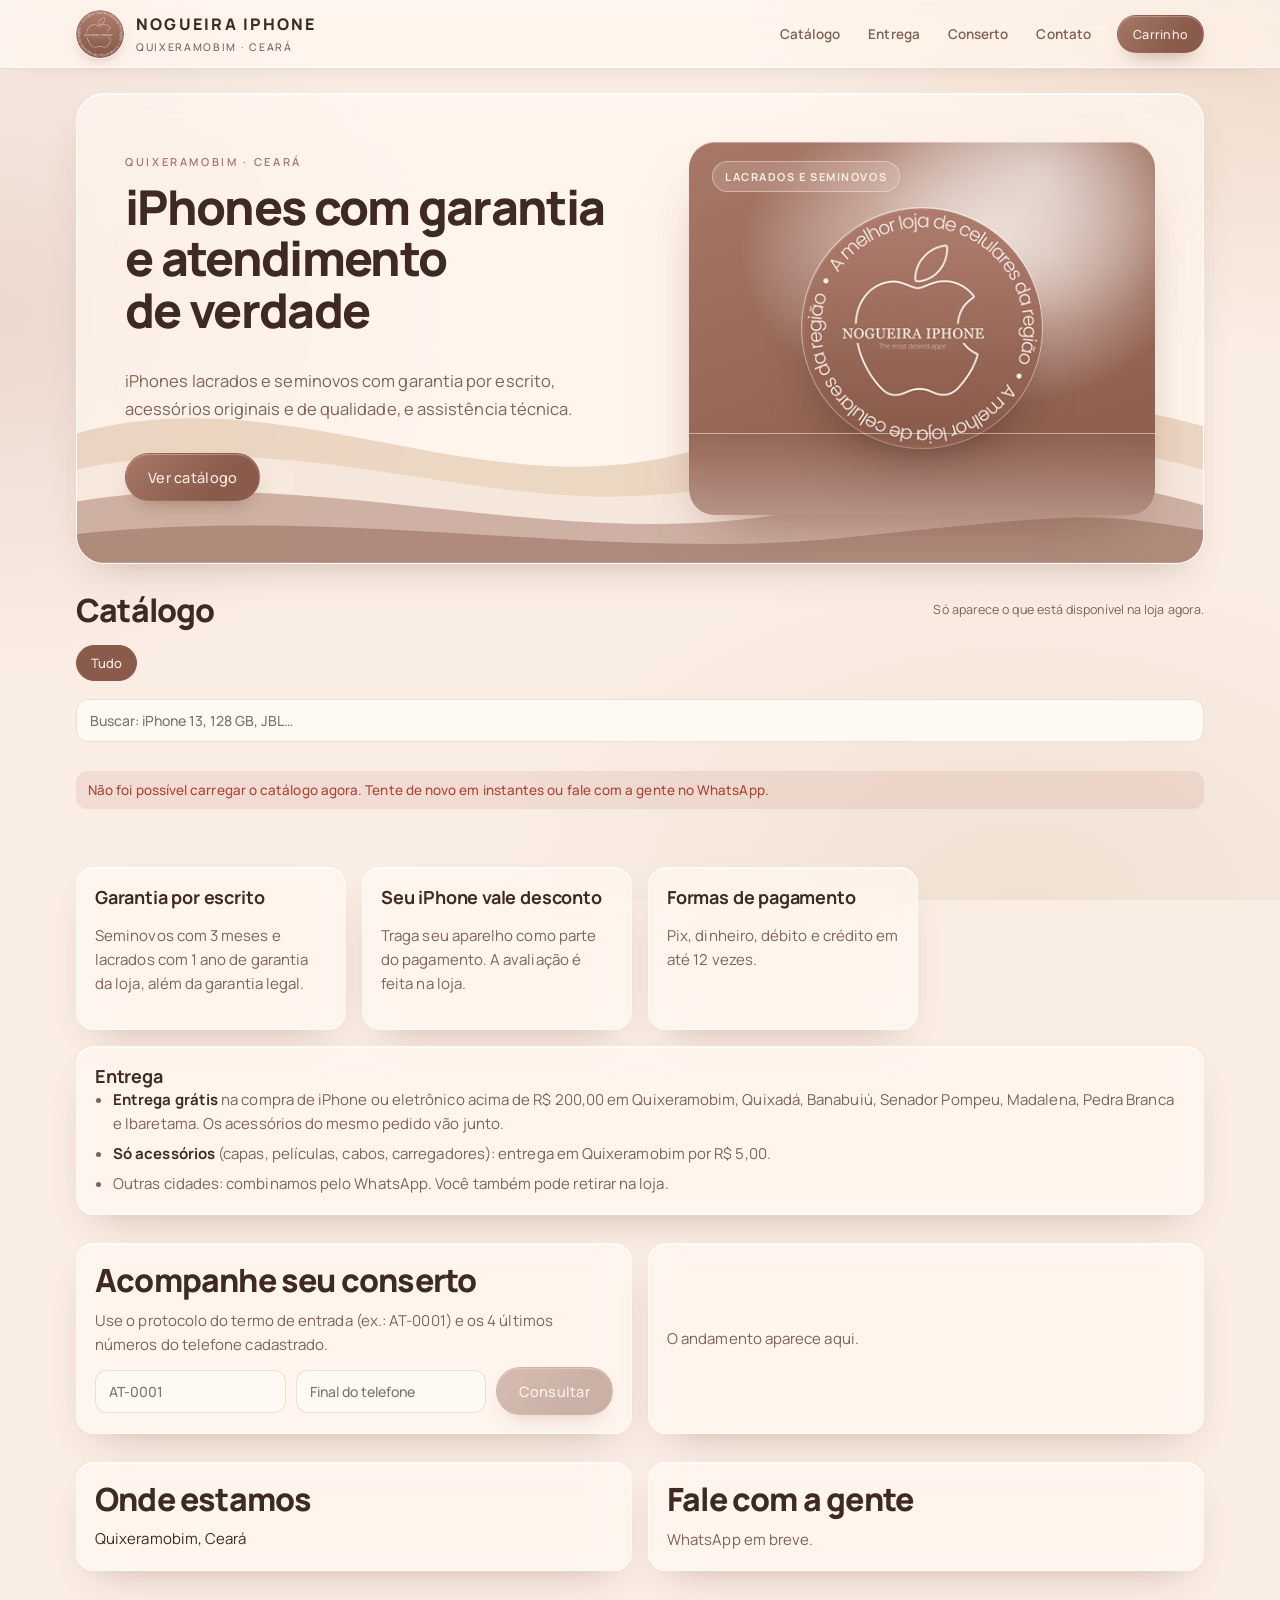
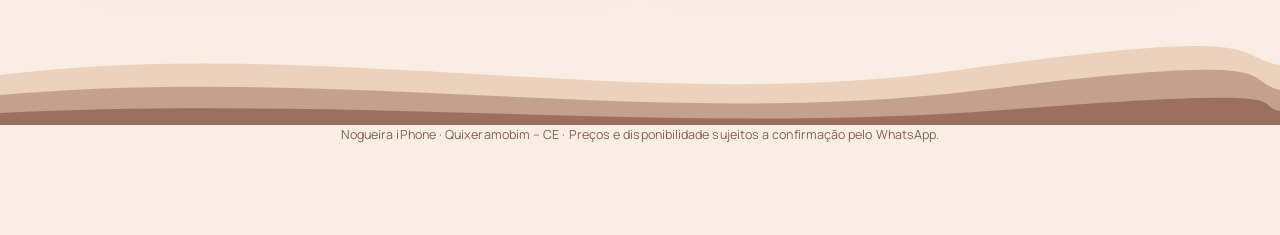
<file: index.html>
<!doctype html>
<html lang="pt-BR">
<head>
  <meta charset="utf-8">
  <meta name="viewport" content="width=device-width, initial-scale=1, viewport-fit=cover">
  <meta name="theme-color" content="#8A5B4B">
  <title>Nogueira iPhone · Quixeramobim</title>
  <meta name="description" content="iPhones lacrados e seminovos com garantia, acessórios e assistência técnica em Quixeramobim, Ceará. Peça pelo WhatsApp.">
  <link rel="icon" href="/selo.png">
  <link rel="preconnect" href="https://fonts.googleapis.com">
  <link rel="stylesheet" href="https://fonts.googleapis.com/css2?family=Manrope:wght@400;500;600;700;800&display=swap">
  <script type="module" crossorigin src="/assets/site-Du9G2kqC.js"></script>
  <link rel="modulepreload" crossorigin href="/assets/pedido-ClwoKuA2.js">
  <link rel="stylesheet" crossorigin href="/assets/pedido-zztegjBv.css">
  <link rel="stylesheet" crossorigin href="/assets/site-BK49MYM8.css">
</head>
<body>
  <div id="raiz"></div>
</body>
</html>
</file>
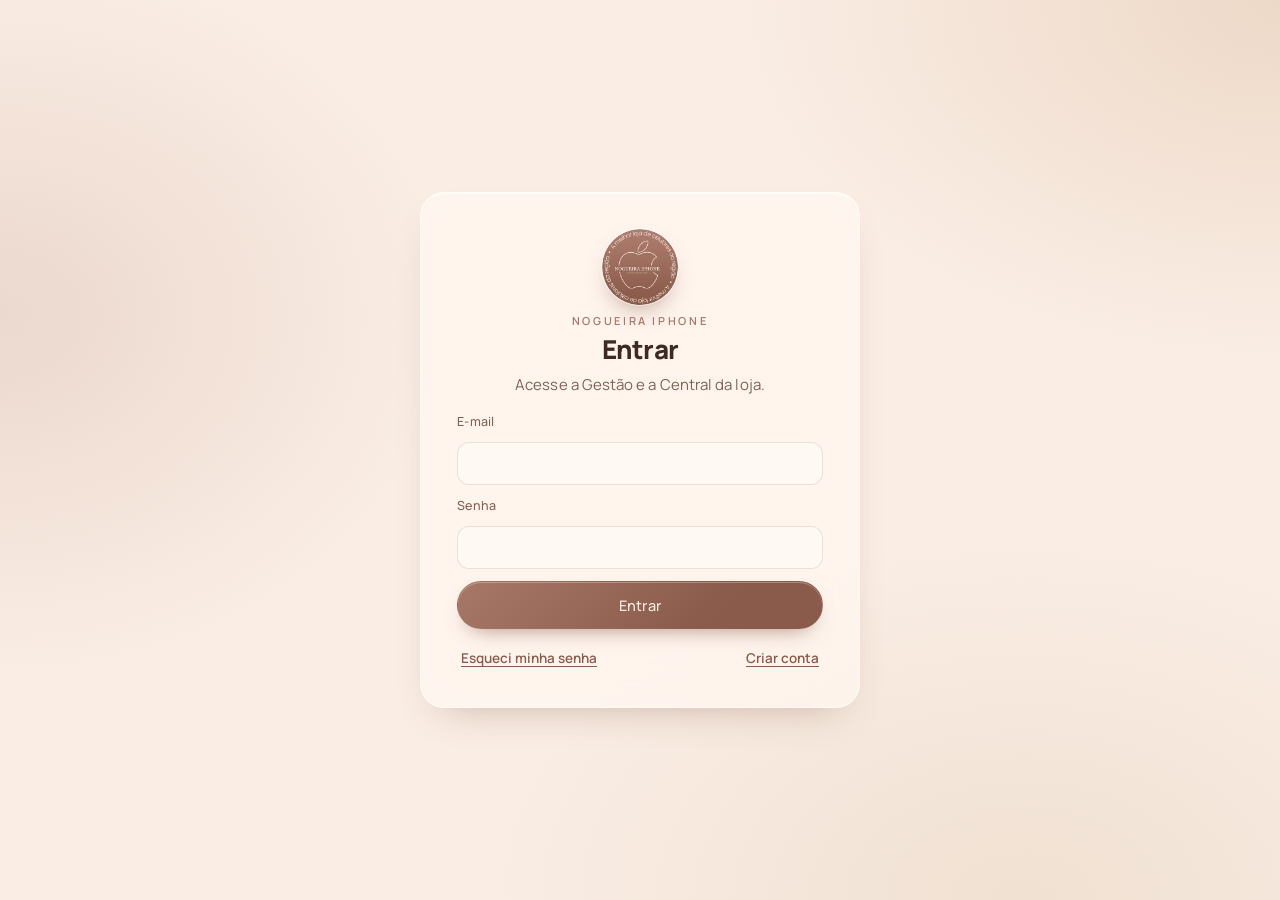
<file: gestao/index.html>
<!doctype html>
<html lang="pt-BR">
<head>
  <meta charset="utf-8">
  <meta name="viewport" content="width=device-width, initial-scale=1, viewport-fit=cover">
  <meta name="theme-color" content="#8A5B4B">
  <title>Nogueira iPhone</title>
  <link rel="icon" href="/selo.png">
  <link rel="preconnect" href="https://fonts.googleapis.com">
  <link rel="stylesheet" crossorigin="anonymous" href="https://fonts.googleapis.com/css2?family=Manrope:wght@400;500;600;700;800&display=swap">
  <script type="module" crossorigin src="/assets/app-DWQIWruU.js"></script>
  <link rel="modulepreload" crossorigin href="/assets/pedido-ClwoKuA2.js">
  <link rel="stylesheet" crossorigin href="/assets/pedido-zztegjBv.css">
</head>
<body>
  <div id="raiz"></div>
</body>
</html>
</file>
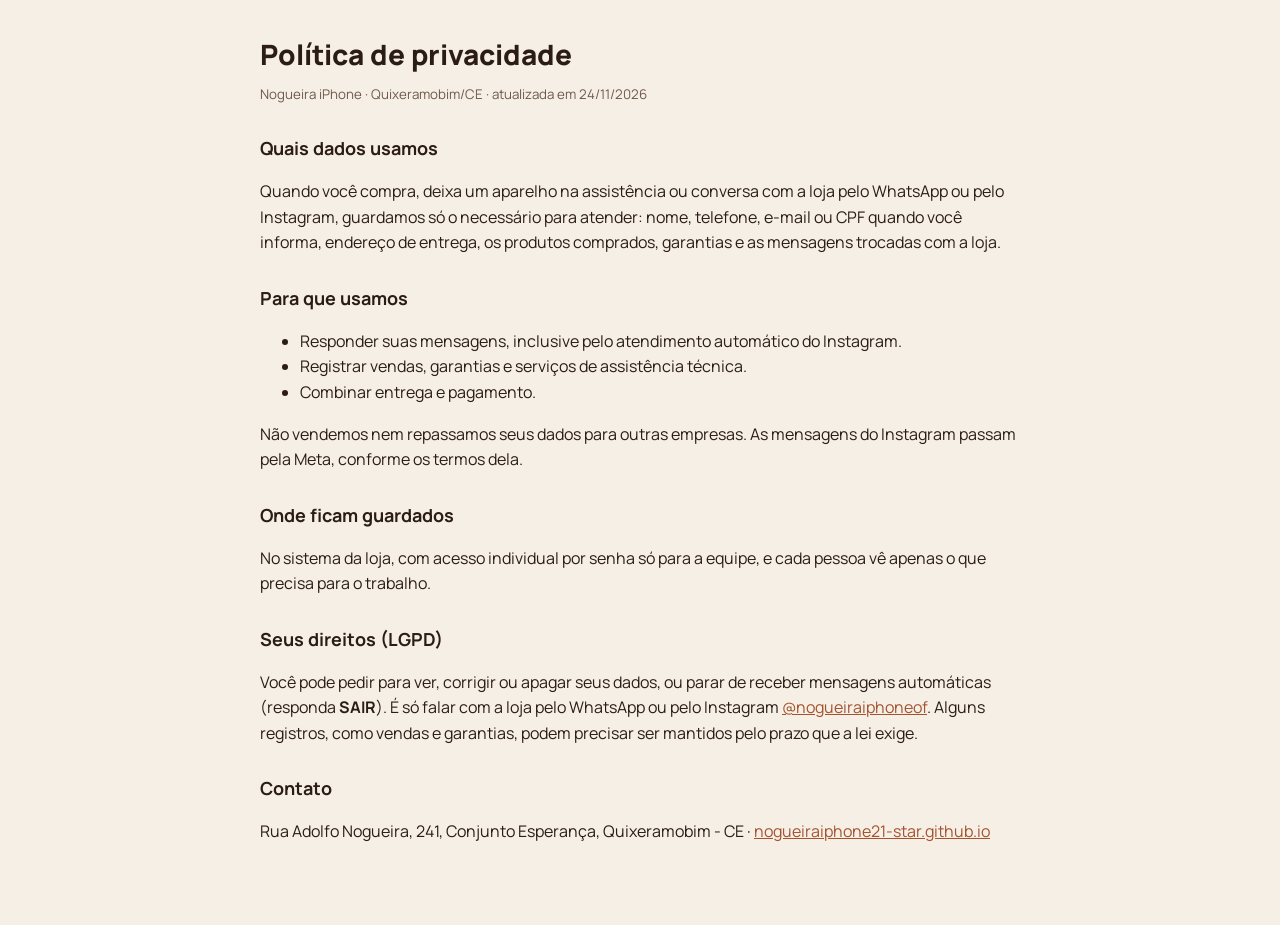
<file: privacidade.html>
<!doctype html>
<html lang="pt-BR">
<head>
<meta charset="utf-8"><meta name="viewport" content="width=device-width,initial-scale=1">
<title>Política de privacidade · Nogueira iPhone</title>
<link rel="preconnect" href="https://fonts.googleapis.com"><link href="https://fonts.googleapis.com/css2?family=Manrope:wght@400;600;800&display=swap" rel="stylesheet">
<style>
  :root{--bg:#f6efe6;--ink:#2b1d14;--muted:#6f5a4b;--brand:#a4532f}
  @media (prefers-color-scheme:dark){:root{--bg:#1d1510;--ink:#f3e9dd;--muted:#c2ad9b;--brand:#e08a5f}}
  body{margin:0;background:var(--bg);color:var(--ink);font:16px/1.6 Manrope,system-ui,sans-serif}
  main{max-width:760px;margin:0 auto;padding:32px 16px 64px}
  h1{font-weight:800;font-size:28px;margin:0 0 4px} h2{font-size:18px;margin:28px 0 6px} p,li{color:var(--ink)} small{color:var(--muted)} a{color:var(--brand)}
</style>
</head>
<body><main>
<h1>Política de privacidade</h1>
<small>Nogueira iPhone · Quixeramobim/CE · atualizada em 24/11/2026</small>

<h2>Quais dados usamos</h2>
<p>Quando você compra, deixa um aparelho na assistência ou conversa com a loja pelo WhatsApp ou pelo Instagram, guardamos só o necessário para atender: nome, telefone, e-mail ou CPF quando você informa, endereço de entrega, os produtos comprados, garantias e as mensagens trocadas com a loja.</p>

<h2>Para que usamos</h2>
<ul>
  <li>Responder suas mensagens, inclusive pelo atendimento automático do Instagram.</li>
  <li>Registrar vendas, garantias e serviços de assistência técnica.</li>
  <li>Combinar entrega e pagamento.</li>
</ul>
<p>Não vendemos nem repassamos seus dados para outras empresas. As mensagens do Instagram passam pela Meta, conforme os termos dela.</p>

<h2>Onde ficam guardados</h2>
<p>No sistema da loja, com acesso individual por senha só para a equipe, e cada pessoa vê apenas o que precisa para o trabalho.</p>

<h2>Seus direitos (LGPD)</h2>
<p>Você pode pedir para ver, corrigir ou apagar seus dados, ou parar de receber mensagens automáticas (responda <b>SAIR</b>). É só falar com a loja pelo WhatsApp ou pelo Instagram <a href="https://www.instagram.com/nogueiraiphoneof/">@nogueiraiphoneof</a>. Alguns registros, como vendas e garantias, podem precisar ser mantidos pelo prazo que a lei exige.</p>

<h2>Contato</h2>
<p>Rua Adolfo Nogueira, 241, Conjunto Esperança, Quixeramobim - CE · <a href="https://nogueiraiphone21-star.github.io/">nogueiraiphone21-star.github.io</a></p>
</main></body>
</html>
</file>
<file: assets/pedido-zztegjBv.css>
:root{--cafe:#8A5B4B;--terracota:#A77868;--areia:#D9B899;--linho:#E0CEB6;--creme:#FAEDE4;--bg:#FAEDE4;--bg-2:#F4E3D6;--ink:#3E2A22;--muted:#7F6253;--surface:rgba(255,250,246,.62);--surface-solid:#FFF9F4;--sunk:rgba(224,206,182,.38);--brand:#8A5B4B;--brand-2:#A77868;--brand-ink:#FAEDE4;--gold:#D9B899;--line:rgba(138,91,75,.16);--glass-hi:rgba(255,255,255,.75);--glass-edge:rgba(255,255,255,.55);--shadow:0 18px 40px -22px rgba(138,91,75,.45);--ok:#3D7A4E;--warn:#A06A16;--bad:#A8443A;--f-display:"Manrope",system-ui,-apple-system,"Segoe UI",sans-serif;--f-body:"Manrope",system-ui,-apple-system,"Segoe UI",sans-serif;--r:18px;--ease:cubic-bezier(.2,.7,.2,1)}@media(prefers-color-scheme:dark){:root:not([data-theme=light]){--bg:#231814;--bg-2:#2D1F19;--ink:#FAEDE4;--muted:#CDB3A2;--surface:rgba(60,42,34,.55);--surface-solid:#33241E;--sunk:rgba(167,120,104,.16);--brand:#D9B899;--brand-2:#A77868;--brand-ink:#2A1C17;--gold:#D9B899;--line:rgba(217,184,153,.16);--glass-hi:rgba(250,237,228,.14);--glass-edge:rgba(250,237,228,.1);--shadow:0 18px 40px -20px rgba(0,0,0,.6);--ok:#7CC492;--warn:#E3B15C;--bad:#E5877B;color-scheme:dark}}:root[data-theme=dark]{--bg:#231814;--bg-2:#2D1F19;--ink:#FAEDE4;--muted:#CDB3A2;--surface:rgba(60,42,34,.55);--surface-solid:#33241E;--sunk:rgba(167,120,104,.16);--brand:#D9B899;--brand-2:#A77868;--brand-ink:#2A1C17;--gold:#D9B899;--line:rgba(217,184,153,.16);--glass-hi:rgba(250,237,228,.14);--glass-edge:rgba(250,237,228,.1);--shadow:0 18px 40px -20px rgba(0,0,0,.6);--ok:#7CC492;--warn:#E3B15C;--bad:#E5877B;color-scheme:dark}*{box-sizing:border-box}body{margin:0;color:var(--ink);font:400 15px/1.6 var(--f-body);letter-spacing:.005em;background:radial-gradient(60vw 40vw at 100% 0%,color-mix(in srgb,var(--areia) 38%,transparent),transparent 70%),radial-gradient(50vw 40vw at 0% 35%,color-mix(in srgb,var(--terracota) 18%,transparent),transparent 70%),radial-gradient(60vw 40vw at 80% 100%,color-mix(in srgb,var(--linho) 40%,transparent),transparent 70%),var(--bg);background-attachment:fixed;min-height:100%}body:before{content:"";position:fixed;inset:0 0 auto;height:env(safe-area-inset-top,0px);z-index:10;background:var(--bg)}.wrap{max-width:1160px;margin:0 auto;padding-left:max(16px,env(safe-area-inset-left,0px));padding-right:max(16px,env(safe-area-inset-right,0px))}.glass,.card,.tbl,header.top,.herocard,.doc{background:var(--surface);-webkit-backdrop-filter:blur(18px) saturate(140%);backdrop-filter:blur(18px) saturate(140%);border:1px solid var(--glass-edge);box-shadow:inset 0 1px 0 var(--glass-hi),var(--shadow)}header.top{position:sticky;top:env(safe-area-inset-top,0px);z-index:5;border-width:0 0 1px;border-color:var(--line);box-shadow:inset 0 -1px 0 var(--glass-hi),0 8px 30px -24px #8a5b4b80}.topin{display:flex;align-items:center;gap:14px;flex-wrap:wrap;padding-block:10px}.brand{display:flex;align-items:center;gap:12px;margin-right:auto}.seal{width:48px;height:48px;border-radius:50%;object-fit:cover;box-shadow:0 0 0 1px var(--glass-edge),0 6px 16px -8px #8a5b4b99}.brand b{font:800 16px/1 var(--f-display);letter-spacing:.14em;text-transform:uppercase}.brand small{display:block;color:var(--muted);font:500 10.5px/1.4 var(--f-body);letter-spacing:.16em;text-transform:uppercase;margin-top:3px}.apps{display:flex;background:var(--sunk);border-radius:999px;padding:4px;border:1px solid var(--line)}.apps button{border:0;background:none;color:var(--muted);font:500 13.5px var(--f-body);letter-spacing:.04em;padding:9px 16px;border-radius:999px;cursor:pointer;transition:background .25s var(--ease),color .25s var(--ease)}.apps button[aria-pressed=true]{background:linear-gradient(135deg,var(--brand-2),var(--brand));color:var(--brand-ink);box-shadow:inset 0 1px #ffffff40,0 6px 14px -8px #8a5b4bb3}select,input,textarea{font:500 14px var(--f-body);color:var(--ink);background:var(--surface-solid);border:1px solid var(--line);border-radius:12px;padding:11px 13px;min-width:0;transition:border-color .2s,box-shadow .2s}select:focus,input:focus{outline:0;border-color:var(--brand-2);box-shadow:0 0 0 3px color-mix(in srgb,var(--areia) 45%,transparent)}button:focus-visible{outline:2px solid var(--brand-2);outline-offset:2px}.role{display:flex;align-items:center;gap:8px;font-size:12px;color:var(--muted);letter-spacing:.04em}.subnav{display:flex;gap:8px;overflow-x:auto;padding-block:14px;scrollbar-width:none}.subnav button{flex:none;border:1px solid var(--line);background:var(--surface);-webkit-backdrop-filter:blur(10px);backdrop-filter:blur(10px);color:var(--ink);padding:9px 16px;border-radius:999px;font:500 13.5px var(--f-body);cursor:pointer;transition:all .25s var(--ease)}.subnav button:hover{border-color:var(--brand-2)}.subnav button[aria-current=true]{border-color:var(--brand);color:var(--brand);box-shadow:inset 0 1px 0 var(--glass-hi)}main{padding-block:6px 56px}h1,h2,h3{font-family:var(--f-display);text-wrap:balance;margin:0;color:var(--ink)}h1{font-size:clamp(34px,5.2vw,60px);font-weight:800;line-height:1.04;letter-spacing:-.035em}h2{font-size:clamp(24px,2.8vw,32px);font-weight:800;line-height:1.15;letter-spacing:-.025em;margin-bottom:14px}h3{font-size:18px;font-weight:700;line-height:1.3;letter-spacing:-.01em}.eyebrow{font:600 11px/1 var(--f-body);letter-spacing:.24em;text-transform:uppercase;color:var(--brand-2)}.muted{color:var(--muted)}.grid{display:grid;gap:16px}.g4{grid-template-columns:repeat(auto-fit,minmax(210px,1fr))}.g3{grid-template-columns:repeat(auto-fit,minmax(260px,1fr))}.g2{grid-template-columns:repeat(auto-fit,minmax(320px,1fr))}@media(max-width:420px){.g2,.g3{grid-template-columns:1fr}}.card{border-radius:var(--r);padding:18px;min-width:0;transition:transform .35s var(--ease),box-shadow .35s var(--ease)}.kpi .lab{font:600 11px var(--f-body);text-transform:uppercase;letter-spacing:.14em;color:var(--muted)}.kpi .val{font:800 28px/1.15 var(--f-display);letter-spacing:-.02em;font-variant-numeric:tabular-nums;margin-top:6px}.kpi .sub{font-size:13px;color:var(--muted)}.btn{position:relative;overflow:hidden;display:inline-flex;align-items:center;justify-content:center;gap:8px;border:1px solid transparent;background:linear-gradient(135deg,var(--brand-2) 0%,var(--brand) 70%);color:var(--brand-ink);font:500 14.5px var(--f-body);letter-spacing:.02em;padding:12px 22px;border-radius:999px;cursor:pointer;min-height:48px;box-shadow:inset 0 1px #ffffff47,0 10px 22px -12px #8a5b4bcc;transition:transform .25s var(--ease),box-shadow .25s var(--ease),filter .25s}.btn:after{content:"";position:absolute;top:0;right:0;bottom:0;left:0;background:linear-gradient(110deg,transparent 30%,rgba(255,255,255,.28) 48%,transparent 66%);transform:translate(-120%);transition:transform .8s var(--ease)}.btn:hover:after{transform:translate(120%)}.btn:hover{transform:translateY(-1px);box-shadow:inset 0 1px #ffffff4d,0 14px 26px -12px #8a5b4bd9}.btn.ghost{background:var(--surface);color:var(--brand);border-color:color-mix(in srgb,var(--brand) 40%,transparent);box-shadow:inset 0 1px 0 var(--glass-hi);-webkit-backdrop-filter:blur(10px);backdrop-filter:blur(10px)}.btn.sm{min-height:38px;padding:7px 15px;font-size:12.5px}.btn.danger{background:transparent;border-color:var(--bad);color:var(--bad);box-shadow:none}.btn:disabled{opacity:.45;cursor:not-allowed;transform:none}.row{display:flex;gap:10px;flex-wrap:wrap;align-items:center}.between{justify-content:space-between}.tbl{overflow-x:auto;border-radius:var(--r);background:var(--surface-solid)}table{border-collapse:collapse;width:100%;font-variant-numeric:tabular-nums}th,td{text-align:left;padding:12px 14px;border-bottom:1px solid var(--line);white-space:nowrap;font-size:14px}th{font:600 11px var(--f-body);text-transform:uppercase;letter-spacing:.12em;color:var(--muted);background:var(--sunk)}tr:last-child td{border-bottom:0}td.num,th.num{text-align:right}.pill{display:inline-block;font:600 11.5px var(--f-body);letter-spacing:.04em;padding:3px 10px;border-radius:999px;border:1px solid currentColor;line-height:1.5}.p-ok{color:var(--ok)}.p-warn{color:var(--warn)}.p-bad{color:var(--bad)}.p-mute{color:var(--muted)}.p-brand{color:var(--brand)}.note{font-size:13px;color:var(--muted);border-left:2px solid var(--areia);padding:8px 12px;background:var(--sunk);border-radius:0 10px 10px 0}.alert{display:flex;gap:10px;padding:12px 14px;border-radius:14px;background:var(--sunk);border-left:3px solid var(--warn)}.alert.bad{border-left-color:var(--bad)}.alert.ok{border-left-color:var(--ok)}.steps{display:flex;gap:6px;flex-wrap:wrap;margin-bottom:16px}.steps span{font:500 12.5px var(--f-body);padding:6px 12px;border-radius:999px;background:var(--sunk);color:var(--muted)}.steps span.on{background:linear-gradient(135deg,var(--brand-2),var(--brand));color:var(--brand-ink)}.steps span.done{color:var(--ok)}.pick{display:flex;justify-content:space-between;gap:10px;align-items:center;padding:13px 14px;border:1px solid var(--line);border-radius:14px;background:var(--surface-solid);cursor:pointer;text-align:left;width:100%;font:inherit;color:inherit;transition:border-color .2s,box-shadow .2s}.pick:hover{border-color:var(--brand-2)}.pick[aria-pressed=true]{border-color:var(--brand);box-shadow:0 0 0 3px color-mix(in srgb,var(--areia) 40%,transparent)}.list{display:grid;gap:8px}label.f{display:grid;gap:5px;font:500 12.5px var(--f-body);color:var(--muted);letter-spacing:.02em}.hero{margin-top:calc(-1*env(safe-area-inset-top,0px));padding-top:calc(env(safe-area-inset-top,0px) + 6px)}.herocard{display:grid;grid-template-columns:minmax(0,1.15fr) minmax(0,1fr);gap:28px;align-items:center;border-radius:28px;padding:clamp(22px,4vw,48px);overflow:hidden;position:relative}@media(max-width:760px){.herocard{grid-template-columns:1fr}}.waves{position:absolute;inset:auto 0 0 0;width:100%;height:46%;z-index:0;opacity:.9;pointer-events:none}.herocard>:not(.waves){position:relative;z-index:1}.wave{display:none}.stage{position:relative;aspect-ratio:5/4;max-width:100%;border-radius:26px;overflow:hidden;background:radial-gradient(70% 60% at 60% 30%,rgba(250,237,228,.95),transparent 70%),linear-gradient(160deg,#a77868,#8a5b4b);box-shadow:inset 0 1px #ffffff59,0 30px 60px -30px #8a5b4bcc}.stage:before{content:"";position:absolute;inset:-30% -10% auto 40%;height:80%;background:radial-gradient(closest-side,rgba(255,255,255,.55),transparent);filter:blur(10px)}.stage .floor{position:absolute;inset:auto 0 0;height:22%;background:linear-gradient(180deg,#faede400,#faede459);border-top:1px solid rgba(255,255,255,.25)}.slot{position:absolute;display:grid;place-items:center;text-align:center;padding:10px;border-radius:18px;font:600 11px/1.4 var(--f-body);letter-spacing:.12em;text-transform:uppercase;color:#faede4;background:#faede424;border:1px dashed rgba(250,237,228,.6);-webkit-backdrop-filter:blur(6px);backdrop-filter:blur(6px)}.slot img{position:absolute;top:0;right:0;bottom:0;left:0;width:100%;height:100%;object-fit:contain}.slot.bag{left:8%;top:18%;width:46%;height:66%;transform:rotate(-4deg)}.slot.phones{right:7%;top:24%;width:42%;height:62%;box-shadow:0 30px 40px -24px #28140eb3}.badge{position:absolute;left:50%;bottom:7%;transform:translate(-50%);width:clamp(64px,16%,96px);aspect-ratio:1;border-radius:50%;overflow:hidden;box-shadow:0 0 0 1px #fff9,0 12px 26px -10px #28140eb3}.badge img{width:100%;height:100%;object-fit:cover;display:block}.stage .tag{position:absolute;z-index:2;left:5%;top:5%;padding:7px 12px;border-radius:999px;font:700 11px var(--f-body);letter-spacing:.14em;text-transform:uppercase;color:#faede4;background:#faede429;border:1px solid rgba(250,237,228,.45);-webkit-backdrop-filter:blur(10px);backdrop-filter:blur(10px)}@media(max-width:760px){.stage{order:-1;aspect-ratio:16/11}.herocard{gap:18px}.lead{font-size:15px}}@media(prefers-reduced-motion:no-preference){.stage .slot.phones{animation:bob 6s ease-in-out infinite}@keyframes bob{50%{transform:translateY(-6px)}}}.lead{font-size:16.5px;line-height:1.7;color:var(--muted);max-width:46ch}.prod{display:grid;gap:10px;padding:12px 12px 16px}.prod:hover{transform:translateY(-3px);box-shadow:inset 0 1px 0 var(--glass-hi),0 26px 50px -26px #8a5b4b99}.prod .ph{aspect-ratio:4/5;max-width:100%;border-radius:14px;display:grid;place-items:center;color:var(--muted);font:500 12px var(--f-body);letter-spacing:.08em;text-transform:uppercase;background:radial-gradient(80% 60% at 50% 35%,var(--surface-solid),var(--linho) 120%);border:1px solid var(--line)}.prod h3{font-size:20px;font-weight:700;letter-spacing:-.02em}.prod>:not(.ph){padding-inline:6px}.price{font:800 26px/1.1 var(--f-display);letter-spacing:-.03em;font-variant-numeric:tabular-nums;color:var(--ink)}.toast{position:fixed;left:50%;bottom:calc(20px + env(safe-area-inset-bottom,0px));transform:translate(-50%);background:var(--ink);color:var(--bg);padding:13px 20px;border-radius:14px;font:500 14px var(--f-body);max-width:min(92vw,520px);z-index:20;box-shadow:0 14px 40px -12px #0006}.chat{display:grid;gap:10px;max-height:420px;overflow-y:auto;padding:4px}.msg{max-width:85%;padding:11px 15px;border-radius:16px;font-size:14px;white-space:pre-line}.msg.me{justify-self:end;background:linear-gradient(135deg,var(--brand-2),var(--brand));color:var(--brand-ink)}.msg.ai{background:var(--surface-solid);border:1px solid var(--line)}.msg .src{display:block;margin-top:6px;font-size:11px;color:var(--muted)}.chips{display:flex;gap:6px;flex-wrap:wrap}.chips button{border:1px solid var(--line);background:var(--surface-solid);color:var(--ink);padding:7px 12px;border-radius:999px;font:500 12.5px var(--f-body);cursor:pointer}.doc{border:1px dashed var(--areia);border-radius:14px;padding:18px;font-size:13px;background:var(--surface-solid)}.doc h4{font:800 14px var(--f-display);margin:0 0 6px;letter-spacing:.14em}.lock{text-align:center;padding:48px 16px}.kan{display:grid;grid-template-columns:repeat(6,minmax(190px,1fr));gap:10px;overflow-x:auto;padding-bottom:6px}.kan .col{background:var(--sunk);border-radius:16px;padding:10px;display:grid;gap:8px;align-content:start;min-height:120px;border:1px solid var(--line)}.kan .col h3{font:600 13px var(--f-body);letter-spacing:.04em}.sec{display:grid;gap:16px;margin-top:28px}footer.foot{margin-top:40px;position:relative;overflow:hidden}footer.foot svg{display:block;width:100%;height:90px}@media(prefers-reduced-motion:reduce){*{transition:none!important;animation:none!important}.btn:after{display:none}}@media(prefers-reduced-motion:no-preference){.herocard,.sec{animation:rise .7s var(--ease) both}.sec{animation-delay:.08s}@keyframes rise{0%{transform:translateY(10px)}to{transform:none}}}.split{display:grid;gap:4px;margin:10px 0 6px}.split span{display:flex;justify-content:space-between;gap:8px;font:500 13px var(--f-body);color:var(--muted);padding:6px 10px;border-radius:10px;background:var(--sunk)}.split b{font:800 14px var(--f-display);color:var(--ink);letter-spacing:-.01em;font-variant-numeric:tabular-nums;white-space:nowrap}.sugest{padding:14px;border-radius:14px;background:linear-gradient(135deg,color-mix(in srgb,var(--areia) 30%,transparent),var(--sunk));border:1px solid color-mix(in srgb,var(--brand-2) 35%,transparent)}textarea{font:400 14px/1.6 var(--f-body);resize:vertical;width:100%}input[type=file]{font-size:13px;padding:8px}html,body,#raiz{min-height:100%}.auth{min-height:100vh;display:grid;place-items:center;padding-block:32px;padding-left:max(16px,env(safe-area-inset-left,0px));padding-right:max(16px,env(safe-area-inset-right,0px))}.auth-card{width:min(440px,100%);border-radius:24px;padding:clamp(22px,5vw,36px);display:grid;gap:16px}.auth-card .topo{display:grid;justify-items:center;gap:10px;text-align:center}.auth-card .topo img{width:76px;height:76px;border-radius:50%;box-shadow:0 0 0 1px var(--glass-edge),0 12px 26px -12px #8a5b4bb3}.auth-card h1{font-size:26px;letter-spacing:-.03em}.auth-card form{display:grid;gap:12px}.auth-card input,.auth-card .btn{width:100%}.link{background:none;border:0;padding:4px;color:var(--brand);font:600 13.5px var(--f-body);cursor:pointer;text-decoration:underline;text-underline-offset:3px}.erro{color:var(--bad);font:500 13.5px var(--f-body);background:color-mix(in srgb,var(--bad) 10%,transparent);border-radius:12px;padding:10px 12px}.ok{color:var(--ok);font:500 13.5px var(--f-body);background:color-mix(in srgb,var(--ok) 10%,transparent);border-radius:12px;padding:10px 12px}.centro{text-align:center}.carregando{min-height:100vh;display:grid;place-items:center;color:var(--muted);font:500 14px var(--f-body)}.lista-equipe{display:grid;gap:10px}.pessoa{display:flex;flex-wrap:wrap;gap:10px;align-items:center;justify-content:space-between}.pessoa .quem{display:grid;gap:2px;min-width:0}.pessoa .quem b{font:700 16px var(--f-display)}.pessoa .quem span{color:var(--muted);font-size:13px;overflow-wrap:anywhere}.vazio{color:var(--muted);padding:12px 0}.form{gap:14px}.campos{display:grid;gap:12px;grid-template-columns:repeat(auto-fit,minmax(190px,1fr))}.campos>div{display:grid;gap:6px;min-width:0}.campos .largo,.largo{grid-column:1/-1}.campos input,.campos select{width:100%}.sunk{background:var(--sunk);border-radius:14px;padding:14px}main{padding-bottom:48px}.venda{display:grid;gap:16px;grid-template-columns:minmax(0,1fr) minmax(300px,380px);align-items:start}.resumo-venda{position:sticky;top:84px}.linha-item{display:flex;justify-content:space-between;align-items:center;gap:10px;flex-wrap:wrap;padding:10px 12px;border:1px solid var(--line);border-radius:14px;background:var(--surface-solid)}.pag{display:flex;gap:8px}.pag select{flex:0 0 auto}.pag input{flex:1;min-width:0}.split label{color:inherit}td small{overflow-wrap:anywhere}@media(max-width:860px){.venda{grid-template-columns:1fr}.resumo-venda{position:static}}.impressao-fundo{position:fixed;top:0;right:0;bottom:0;left:0;z-index:50;overflow:auto;background:color-mix(in srgb,#1b120e 72%,transparent);-webkit-backdrop-filter:blur(6px);backdrop-filter:blur(6px);padding:0 16px 40px}.impressao-barra{position:sticky;top:0;z-index:1;display:flex;flex-wrap:wrap;gap:10px;align-items:center;justify-content:space-between;max-width:820px;margin:0 auto 18px;padding:12px 16px;border-radius:0 0 16px 16px;background:var(--surface-solid);color:var(--ink);box-shadow:0 10px 30px -16px #0009}.folha{margin:0 auto;background:#fff;color:#2b211d;box-shadow:0 20px 50px -20px #0009;font:400 12.5px/1.45 var(--f-body)}.folha.a4{width:min(794px,100%);min-height:1050px;padding:44px 48px}.folha.bobina{width:302px;padding:14px 12px;font-size:11px}.doc-corpo{display:grid;gap:16px}.doc-cab{display:flex;gap:14px;align-items:center;border-bottom:2px solid #8A5B4B;padding-bottom:12px}.doc-cab img{width:56px;height:56px;border-radius:50%}.doc-cab>div{display:grid;gap:1px;flex:1;min-width:0}.doc-cab b{font:800 18px var(--f-display);letter-spacing:-.01em;color:#8a5b4b}.doc-cab small,.doc-bloco small{color:#6b5a52;font-size:11px}.doc-num{text-align:right;flex:0 0 auto!important}.doc-num span{font:700 10px var(--f-body);text-transform:uppercase;letter-spacing:.12em;color:#8a5b4b}.doc-num b{color:#2b211d!important;font-size:16px!important}.doc-bloco{display:grid;grid-template-columns:repeat(auto-fit,minmax(200px,1fr));gap:12px;background:#faede4;border-radius:10px;padding:10px 12px}.doc-bloco>div{display:grid;gap:1px}.doc-bloco span{font:700 9.5px var(--f-body);text-transform:uppercase;letter-spacing:.12em;color:#8a5b4b}.doc-tab{width:100%;border-collapse:collapse}.doc-tab th{font:700 9.5px var(--f-body);text-transform:uppercase;letter-spacing:.1em;color:#8a5b4b;text-align:left;border-bottom:1px solid #D9B899;padding:6px 4px}.doc-tab td{border-bottom:1px solid #eee2d8;padding:7px 4px;vertical-align:top}.doc-tab .num{text-align:right;white-space:nowrap}.doc-totais{display:grid;gap:3px;justify-items:stretch}.doc-totais span{display:flex;justify-content:space-between;gap:10px}.doc-totais .forte{font:800 15px var(--f-display);border-top:1px solid #D9B899;padding-top:6px;margin-top:2px}.doc-nota{margin:0;color:#6b5a52;font-size:11px}.doc-cancelada{margin:0;padding:8px 10px;border:2px solid #b3261e;color:#b3261e;font-weight:800;text-align:center;border-radius:8px}.doc-clausulas{margin:0;padding-left:18px;display:grid;gap:6px;font-size:11.5px}.doc-assin{display:grid;grid-template-columns:1fr 1fr;gap:28px;margin-top:36px}.doc-assin div{display:grid;gap:4px;text-align:center}.doc-assin span{border-top:1px solid #2b211d;height:1px}.doc-assin small{font-size:11px;color:#6b5a52}.folha.bobina .doc-cab{flex-wrap:wrap}.folha.bobina .doc-cab img{width:40px;height:40px}.folha.bobina .doc-num{text-align:left;width:100%}.folha.bobina .doc-bloco{grid-template-columns:1fr;background:none;padding:0}.folha.bobina .doc-assin{grid-template-columns:1fr;gap:26px}@media print{body.imprimindo{background:#fff!important}body.imprimindo:before{display:none!important}body.imprimindo>:not(.impressao-fundo){display:none!important}.nao-imprimir{display:none!important}.impressao-fundo{position:static;background:none;-webkit-backdrop-filter:none;backdrop-filter:none;padding:0;overflow:visible}.folha{box-shadow:none;width:auto!important;min-height:0;padding:0!important}*{-webkit-print-color-adjust:exact;print-color-adjust:exact}}.doc-corpo{grid-template-columns:minmax(0,1fr)}.folha.bobina .doc-tab{table-layout:fixed}.folha.bobina .doc-tab th:nth-child(2),.folha.bobina .doc-tab td:nth-child(2){width:30px}.folha.bobina .doc-tab th:nth-child(3),.folha.bobina .doc-tab td:nth-child(3){width:78px}.folha.bobina .doc-tab td{overflow-wrap:anywhere}.folha.bobina .doc-totais span{flex-wrap:wrap}.doc-tab td{white-space:normal}.folha.bobina .doc-tab td:first-child{word-break:break-all}.folha.bobina .doc-tab td.num{white-space:nowrap}.contador{display:inline-grid;place-items:center;min-width:20px;height:20px;padding:0 6px;margin-left:6px;border-radius:999px;background:var(--brand);color:#fff;font:700 11px var(--f-body)}.aviso{display:grid;gap:8px;padding:14px 16px}.aviso.lido{opacity:.7}.aviso.alta{border-left:3px solid var(--bad)}.aviso .ponto{display:inline-block;width:8px;height:8px;border-radius:50%;background:var(--brand);margin-right:8px;vertical-align:middle}.aviso-corpo{margin:0;white-space:pre-line;font-size:13.5px;color:var(--muted)}.fotos-lista{display:flex;flex-wrap:wrap;gap:10px}.fotos-lista figure{margin:0;width:132px;display:grid;gap:6px}.fotos-lista figure img{width:132px;height:132px;object-fit:cover;border-radius:12px;border:1px solid var(--line);background:var(--sunk)}.fotos-lista figure.capa img{outline:2px solid var(--brand);outline-offset:1px}.fotos-lista figcaption{gap:4px;flex-wrap:wrap}.fotos-add{width:132px;height:132px;border:1.5px dashed var(--line);border-radius:12px;display:grid;place-content:center;justify-items:center;gap:4px;color:var(--muted);font:600 13px var(--f-body);cursor:pointer;transition:border-color .2s,color .2s}.fotos-add:hover{border-color:var(--brand);color:var(--brand)}.fotos-add span[aria-hidden]{font-size:26px;line-height:1}.fotos-add.desabilitado{opacity:.5;pointer-events:none}.linha-fotos>td{background:var(--sunk)}.mini-foto{width:36px;height:36px;object-fit:cover;border-radius:8px;vertical-align:middle;margin-right:8px;border:1px solid var(--line)}.checklist{display:grid;grid-template-columns:repeat(auto-fill,minmax(230px,1fr));gap:8px}.check-item{display:flex;justify-content:space-between;align-items:center;gap:8px;padding:8px 10px;border-radius:12px;background:var(--sunk);font:500 13.5px var(--f-body)}.check-item select{width:auto;padding:6px 8px;font-size:13px}.linha-tempo{list-style:none;margin:0;padding:0 0 0 14px;border-left:2px solid var(--line);display:grid;gap:12px}.linha-tempo li{position:relative;font-size:13.5px}.linha-tempo li:before{content:"";position:absolute;left:-20px;top:5px;width:10px;height:10px;border-radius:50%;background:var(--brand)}.linha-tempo li div{color:var(--muted);margin-top:2px}.subnav.sub2{padding-block:0}.alerta{display:flex;align-items:center;gap:10px;width:100%;text-align:left;padding:11px 14px;border-radius:12px;border:0;border-left:3px solid var(--warn);background:var(--sunk);color:var(--ink);font:500 14px var(--f-body);cursor:pointer}.alerta span:nth-child(2){flex:1}.alerta .ponto{width:8px;height:8px;border-radius:50%;background:var(--warn);flex:none}.alerta.a-alto{border-left-color:var(--bad)}.alerta.a-alto .ponto{background:var(--bad)}.alerta.a-baixo{border-left-color:var(--line)}.alerta.a-baixo .ponto{background:var(--muted)}.alerta:hover{box-shadow:0 0 0 1px var(--brand-2)}.barras{display:flex;align-items:flex-end;gap:4px;height:160px;overflow-x:auto;padding-top:6px}.barra{flex:1 0 22px;display:grid;grid-template-rows:1fr auto;height:100%;gap:4px;text-align:center}.barra span{align-self:end;background:var(--brand);border-radius:6px 6px 2px 2px;min-height:4px}.barra small{font-size:10px;color:var(--muted)}.mini-tab{width:100%;border-collapse:collapse;font-size:13.5px}.mini-tab td{padding:7px 4px;border-bottom:1px solid var(--line)}.mini-tab .num{text-align:right;white-space:nowrap}button.card.clicavel{border:1px solid var(--line);background:var(--surface-solid);color:inherit;font:inherit;text-align:left;cursor:pointer}button.card.clicavel:hover{border-color:var(--brand-2)}.acoes-linha{gap:6px;margin-top:8px}.acoes-linha .btn.sm{min-height:32px;padding:5px 12px}.tbl tr.grupo-cab td{background:var(--sunk);padding-top:10px;padding-bottom:10px}.gerente-chat{display:flex;flex-direction:column;gap:10px;max-height:56vh;min-height:220px;overflow-y:auto}.bolha{max-width:min(620px,88%);padding:10px 14px;border-radius:16px;line-height:1.45;font-size:15px;white-space:pre-wrap}.bolha.gerente{align-self:flex-start;background:var(--sunk);border:1px solid var(--line);border-bottom-left-radius:6px}.bolha.eu{align-self:flex-end;background:var(--brand);color:var(--brand-ink);border-bottom-right-radius:6px}.gerente-entrada{gap:8px;flex-wrap:nowrap}.gerente-entrada input{min-width:0}.btn.mic.ouvindo{background:var(--bad);border-color:var(--bad);color:#fff;animation:pulsar 1.2s var(--ease) infinite}@keyframes pulsar{50%{opacity:.7}}@media(prefers-reduced-motion:reduce){.btn.mic.ouvindo{animation:none}}@media(max-width:560px){.gerente-entrada{flex-wrap:wrap}.gerente-entrada input{flex-basis:100%;order:-1}}.zap-chat{display:flex;flex-direction:column;gap:8px;max-height:60vh;min-height:260px;overflow-y:auto;background:var(--sunk)}.zap{max-width:min(560px,86%);padding:9px 12px;border-radius:12px;line-height:1.45;font-size:14.5px;white-space:pre-wrap;overflow-wrap:anywhere}.zap.robo{align-self:flex-start;background:var(--surface-solid);border:1px solid var(--line);border-top-left-radius:4px}.zap.cliente{align-self:flex-end;background:var(--brand);color:var(--brand-ink);border-top-right-radius:4px}.zap.aviso{align-self:center;max-width:94%;background:transparent;color:var(--muted);font-size:12.5px;text-align:center;padding:2px 8px}:root{--g-custo:#9A5638;--g-ganho:#D9A05B}@media(prefers-color-scheme:dark){:root:not([data-theme=light]){--g-custo:#A84F38;--g-ganho:#B68A31}}:root[data-theme=dark]{--g-custo:#A84F38;--g-ganho:#B68A31}.g-custo,.g-ganho,.g-perda{display:block;height:100%}.g-custo{background:var(--g-custo)}.g-ganho{background:var(--g-ganho)}.g-perda{background:repeating-linear-gradient(135deg,var(--bad) 0 3px,transparent 3px 6px);opacity:.8}.g-legenda{display:flex;flex-wrap:wrap;gap:14px;font-size:13px;color:var(--muted)}.g-legenda span{display:inline-flex;align-items:center;gap:6px}.g-legenda i{display:inline-block;width:12px;height:12px;border-radius:3px}.g-legenda i.g-perda{height:12px}.g-barras-h{display:grid;gap:4px}.g-linha{display:grid;grid-template-columns:minmax(150px,240px) 1fr minmax(92px,auto);gap:12px;align-items:center;padding:6px 4px;border-radius:10px;outline:none}.g-linha:hover,.g-linha:focus-visible{background:var(--sunk)}.g-nome{display:flex;gap:8px;align-items:center;min-width:0}.g-nome img,.g-sem-foto{width:34px;height:34px;border-radius:8px;object-fit:cover;flex:none;background:var(--sunk);display:grid;place-items:center;font-size:16px}.g-nome span{display:grid;min-width:0;font-size:13.5px;line-height:1.3}.g-nome b{overflow:hidden;text-overflow:ellipsis;white-space:nowrap}.g-nome small{font-size:11.5px}.g-trilho{display:flex;height:18px;gap:2px;align-items:stretch}.g-trilho>span:first-child{border-radius:2px 0 0 2px}.g-trilho>span:last-child{border-radius:0 4px 4px 0}.g-trilho>span:only-child{border-radius:2px 4px 4px 2px}.g-valor{display:grid;justify-items:end;font-variant-numeric:tabular-nums;font-size:13.5px;line-height:1.25}.g-valor small{font-size:11.5px}.g-neg{color:var(--bad)}.g-meses{display:flex;align-items:flex-end;gap:10px;height:180px;overflow-x:auto;padding-top:6px}.g-mes{flex:1 0 44px;display:grid;grid-template-rows:1fr auto;height:100%;gap:4px;text-align:center;border-radius:8px;outline:none}.g-mes:hover,.g-mes:focus-visible{background:var(--sunk)}.g-par{display:flex;align-items:flex-end;justify-content:center;gap:2px;height:100%}.g-par span{width:14px;min-height:2px;border-radius:4px 4px 0 0}.g-mes small{font-size:11px;color:var(--muted)}.g-dica{position:fixed;z-index:50;transform:translate(-50%,calc(-100% - 8px));pointer-events:none;background:var(--surface-solid);color:var(--ink);border:1px solid var(--line);box-shadow:var(--shadow);border-radius:10px;padding:8px 10px;font-size:12.5px;line-height:1.45;white-space:nowrap}@media(max-width:600px){.g-linha{grid-template-columns:1fr auto;grid-template-areas:"n v" "t t"}.g-nome{grid-area:n}.g-valor{grid-area:v}.g-trilho{grid-area:t}}.impressao-aviso{max-width:820px;margin:0 auto 12px}.folhas{display:grid;justify-content:center;gap:24px;padding-bottom:24px}.impressao-fundo .folhas:not(.exportando) .pagina.a4-deitada{zoom:var(--z,1)}@media(max-width:1240px){.impressao-fundo .folhas{--z:.82}}@media(max-width:1020px){.impressao-fundo .folhas{--z:.66}}@media(max-width:820px){.impressao-fundo .folhas{--z:.5}}@media(max-width:620px){.impressao-fundo .folhas{--z:.34}}.pagina{background:#fff;color:#1d1510;box-shadow:0 20px 50px -20px #0009;font:400 8.3pt/1.38 var(--f-body);break-after:page;page-break-after:always}.pagina:last-child{break-after:auto;page-break-after:auto}.pagina.bobina{width:302px;padding:14px 12px;font-size:11px}.pagina.a4-deitada{width:297mm;height:210mm;display:grid;grid-template-columns:1fr 1fr;position:relative;overflow:hidden;box-sizing:border-box}.pagina .dobra{position:absolute;left:50%;top:4mm;bottom:4mm;border-left:.3mm dashed #c9b6a6}.metade{height:210mm;padding:8mm 9mm 8mm 10mm;overflow:hidden;box-sizing:border-box;display:flex;flex-direction:column;gap:2.2mm}.metade.direita{padding:8mm 10mm 8mm 9mm;justify-content:space-between}.metade-conteudo{display:flex;flex-direction:column;gap:2.2mm;min-height:0}.pagina .doc-cab{display:flex;align-items:center;gap:3mm;padding-bottom:2mm;border-bottom:.4mm solid #8A5B4B}.pagina .doc-cab img{width:13mm;height:13mm;border-radius:50%}.pagina .doc-cab>div:nth-child(2){display:grid;flex:1;min-width:0}.pagina .doc-cab b{font:800 12pt/1.1 var(--f-display);color:#5e3a2e}.pagina .doc-cab small{font-size:7.2pt;color:#4a3a31}.pagina .doc-num{display:grid;text-align:right;font-size:7.4pt}.pagina .doc-num b{font:800 10pt var(--f-display);color:#1d1510}.doc-sec h4{margin:0 0 1mm;font:800 7.4pt var(--f-body);text-transform:uppercase;letter-spacing:.08em;color:#8a5b4b;border-bottom:.2mm solid #e3d3c4;padding-bottom:.6mm}.doc-campos{display:grid;grid-template-columns:repeat(3,minmax(0,1fr));gap:.8mm 3mm;margin:0}.doc-campos div{min-width:0}.doc-campos dt{font-size:6.6pt;color:#5c4a40;text-transform:uppercase;letter-spacing:.04em}.doc-campos dd{margin:0;font-weight:700;overflow-wrap:anywhere}.doc-linha{display:flex;justify-content:space-between;gap:3mm;padding:.3mm 0}.doc-linha b{white-space:nowrap}.doc-linha.forte{font-weight:800;font-size:9pt;border-top:.2mm solid #e3d3c4;padding-top:.8mm}.pagina .doc-clausulas{margin:0;padding-left:4.2mm;display:grid;gap:.9mm;font-size:7.5pt;line-height:1.36;text-align:justify}.doc-titulo-metade{margin:0 0 1mm;font:800 10pt/1.2 var(--f-display);color:#5e3a2e}.doc-txt{margin:0}.doc-ref{margin:0;padding:1.5mm 2mm;border:.3mm solid #8A5B4B;border-radius:1.5mm}.doc-destaque{padding:1.5mm 2mm;border-left:.8mm solid #8A5B4B;background:#f6ede6}.doc-testes{display:grid;grid-template-columns:repeat(3,minmax(0,1fr));gap:.4mm 2mm;font-size:7.4pt}.doc-linhas-livres{display:grid;gap:7mm;margin-top:4mm}.doc-linhas-livres span{border-bottom:.2mm solid #cdbdb0}.doc-assinaturas{display:grid;gap:1.2mm;font-size:7.6pt;border-top:.3mm solid #e3d3c4;padding-top:2mm}.doc-assinaturas p{margin:0}.pagina .doc-assin{display:grid;grid-template-columns:1fr 1fr;gap:6mm;margin-top:9mm}.pagina .doc-assin div{display:grid;gap:1mm;text-align:center}.pagina .doc-assin span{border-top:.3mm solid #1d1510}.pagina .doc-assin small{font-size:7pt}.pagina .doc-cancelada{margin:0;padding:1.5mm 2mm;border:.4mm solid #A8443A;color:#a8443a;font-weight:800;border-radius:1.5mm}.pagina.complemento{display:flex;flex-direction:column;gap:3mm;padding:10mm 12mm}.complemento-cab{display:grid;border-bottom:.4mm solid #8A5B4B;padding-bottom:2mm}.complemento-colunas{columns:2;column-gap:12mm;flex:1}.complemento-colunas li{break-inside:avoid}.folhas.pb .pagina{filter:grayscale(1) contrast(1.15)}.folhas.pb .doc-destaque{background:#eee}.quadro-impressao .folhas{display:block;padding:0;gap:0}.quadro-impressao .pagina{box-shadow:none;margin:0}.prazos{list-style:none;margin:0;padding:0;display:grid;gap:4px;font-size:13.5px}.prazos li{display:flex;flex-wrap:wrap;justify-content:space-between;gap:4px 10px;padding:4px 0;border-bottom:1px solid var(--line)}.prazos li span{color:var(--muted)}.prazos li.alerta-txt b{color:var(--bad)}.doc-2col{display:grid;grid-template-columns:1fr 1fr;gap:0 5mm}.metade,.metade-conteudo{gap:1.6mm}.doc-sec h4{margin-bottom:.7mm}.pagina .doc-clausulas{font-size:7.3pt;line-height:1.3;gap:.6mm}.pagina .doc-cab img{width:11mm;height:11mm}.metade-conteudo{flex:1 1 auto;overflow:hidden}.pagina.a4-deitada{font-size:var(--fs,9pt);line-height:1.34}.a4-deitada .metade,.a4-deitada .metade-conteudo{gap:.5em}.a4-deitada .doc-cab b{font-size:1.55em}.a4-deitada .doc-cab small{font-size:.82em}.a4-deitada .doc-num{font-size:.86em}.a4-deitada .doc-num b{font-size:1.25em}.a4-deitada .doc-titulo-metade{font-size:1.18em;text-transform:uppercase;letter-spacing:.04em;margin:0}.a4-deitada .doc-sec h4{font-size:.82em;margin-bottom:.15em}.a4-deitada .doc-campos{gap:.15em 1em}.a4-deitada .doc-campos dt{font-size:.74em}.a4-deitada .doc-linha{padding:.05em 0}.a4-deitada .doc-linha.forte{font-size:1.06em}.a4-deitada .doc-clausulas{font-size:1em;line-height:1.34;gap:.3em;padding-left:1.2em}.a4-deitada .doc-txt,.a4-deitada .doc-destaque{font-size:.95em}.a4-deitada .doc-assinaturas{font-size:.92em;gap:.3em}.doc-assin-linha{display:grid;gap:1mm;margin-top:8mm;text-align:center}.doc-assin-linha span{border-top:.3mm solid #1d1510}.doc-assin-linha small{font-size:.9em}.doc-sem-entrada{color:#5c4a40;margin-top:4mm}.a4-deitada .doc-txt,.a4-deitada .doc-destaque,.a4-deitada .doc-campos dd{overflow-wrap:anywhere}.a4-deitada .metade{padding:10mm 9mm 14mm 11mm}.a4-deitada .metade.direita{padding:10mm 11mm 14mm 9mm}.a4-deitada .metade-conteudo{padding-bottom:3mm;box-sizing:border-box}.pagina .dobra{top:6mm;bottom:6mm}.quadro-impressao,.quadro-impressao body{width:297mm;height:210mm;overflow:hidden}.clicavel{cursor:pointer;text-align:left;font:inherit;color:inherit}.linha-prod{display:flex;justify-content:space-between;align-items:center;gap:10px;width:100%;text-align:left;font:inherit;color:inherit;background:transparent;border:1px solid var(--line,rgba(217,184,153,.18));border-radius:14px;padding:10px 12px;cursor:pointer}.linha-prod:hover,.linha-prod.sel{border-color:var(--brand)}.ref{display:grid;gap:4px;padding:10px 0;border-top:1px solid var(--line,rgba(217,184,153,.14))}.log{display:grid;gap:2px;padding:8px 0 8px 12px;border-left:3px solid var(--brand)}.log-aviso{border-left-color:var(--warn)}.log-erro{border-left-color:var(--bad)}.btn.perigo{background:var(--bad);border-color:var(--bad);color:#fff}.btn.ghost.perigo{background:transparent;color:var(--bad)}.pausa-on{border-color:var(--bad)}.player-grade{display:grid;gap:16px;grid-template-columns:minmax(260px,380px) 1fr;align-items:start}@media(max-width:860px){.player-grade{grid-template-columns:1fr}}.player-caixa{background:#000;border-radius:18px;overflow:hidden;aspect-ratio:9/16;max-height:78vh;display:flex}.player-video{width:100%;height:100%;object-fit:contain;background:#000;display:flex;align-items:center;justify-content:center}.capa-mini{width:96px;border-radius:12px;aspect-ratio:9/16;object-fit:cover}.acoes5{display:grid;gap:8px;grid-template-columns:repeat(auto-fit,minmax(180px,1fr))}.confirmar{border-top:1px solid var(--line,rgba(217,184,153,.18));padding-top:10px}.chave-oculta{-webkit-text-security:disc}
</file>
<file: assets/site-BK49MYM8.css>
html{scroll-behavior:smooth;scroll-padding-top:84px}a{color:inherit}a.btn{text-decoration:none}.brand{text-decoration:none;color:inherit}.site-nav{display:flex;gap:4px}.site-nav a{text-decoration:none;font:600 13.5px var(--f-body);color:var(--muted);padding:8px 12px;border-radius:999px;transition:color .2s,background .2s}.site-nav a:hover{color:var(--brand);background:var(--sunk)}@media(max-width:720px){.site-nav{display:none}}.carrinho-btn{flex:none}main{padding-bottom:24px}.hero{padding-top:18px}.hero h1{font-size:clamp(30px,5vw,48px);line-height:1.08;letter-spacing:-.035em;margin:0}.stage .selo-grande{position:absolute;top:0;right:0;bottom:0;left:0;margin:auto;width:min(56%,240px);border-radius:50%;box-shadow:0 30px 60px -30px #3c1e14b3,0 0 0 1px var(--glass-edge)}.slot.com-foto{background:none;border:0;box-shadow:none}.chips{display:flex;gap:8px;overflow-x:auto;scrollbar-width:none;padding-bottom:2px}.catalogo{grid-template-columns:repeat(auto-fill,minmax(220px,1fr))}@media(max-width:480px){.catalogo{grid-template-columns:repeat(2,minmax(0,1fr));gap:10px}.prod h3{font-size:16px}.prod .price{font-size:20px}.prod .btn.sm{padding:6px 10px}}.prod{align-content:start}.prod .ph{position:relative;overflow:hidden;background:var(--sunk);border:1px solid var(--line)}.prod .ph img{width:100%;height:100%;object-fit:cover}.ph-vazio{display:grid;justify-items:center;gap:10px;color:var(--muted)}.ph-vazio img{width:72px!important;height:72px!important;border-radius:50%;opacity:.85}.ph-tag{position:absolute;top:10px;left:10px;background:var(--surface-solid)}.prod h3{margin:0;line-height:1.25}.regras{margin:0;padding-left:18px;display:grid;gap:6px;color:var(--muted)}.regras b{color:var(--ink)}.foto-loja{width:100%;border-radius:14px;object-fit:cover;aspect-ratio:4/3}.rodape{color:var(--muted);font-size:12.5px;text-align:center;padding-bottom:calc(90px + env(safe-area-inset-bottom,0px))}.flutuante{position:fixed;z-index:30;left:50%;transform:translate(-50%);bottom:calc(16px + env(safe-area-inset-bottom,0px));box-shadow:0 16px 30px -12px #3c1e1499}.flutuante:hover{transform:translate(-50%) translateY(-1px)}.toast{position:fixed;z-index:40;left:50%;transform:translate(-50%);top:84px}.gaveta-fundo{position:fixed;top:0;right:0;bottom:0;left:0;z-index:50;background:color-mix(in srgb,#1b120e 55%,transparent);-webkit-backdrop-filter:blur(4px);backdrop-filter:blur(4px);display:flex;justify-content:flex-end}.gaveta{width:min(440px,100%);height:100%;overflow-y:auto;background:var(--surface-solid);padding:20px max(16px,env(safe-area-inset-right,0px)) calc(24px + env(safe-area-inset-bottom,0px)) 20px;display:grid;gap:16px;align-content:start;box-shadow:-20px 0 50px -20px #00000080}.gaveta input,.gaveta select{width:100%}.gaveta .split .total{background:color-mix(in srgb,var(--areia) 30%,transparent)}.gaveta a.btn{width:100%}.btn.desabilitado{opacity:.45;cursor:not-allowed;pointer-events:none}.chips{flex-wrap:nowrap}.chips button{flex:none;font-size:13px;padding:8px 14px;transition:all .2s}.chips button[aria-pressed=true]{background:var(--brand);border-color:var(--brand);color:var(--brand-ink)}.grupo .modelos{list-style:none;margin:0;padding:0 6px;display:grid;gap:6px;max-height:340px;overflow-y:auto}.grupo .modelos li{border-top:1px solid var(--line);padding-top:6px}.grupo .mod-linha{display:flex;justify-content:space-between;align-items:center;gap:8px;flex-wrap:wrap;font:600 13.5px var(--f-body)}.grupo .mod-linha .btn.sm{min-height:30px;padding:4px 10px;font-size:12px}.grupo .cores{display:flex;flex-wrap:wrap;gap:6px;padding:6px 0 2px;font-size:13px}@media(max-width:480px){.catalogo .grupo{grid-column:1/-1}}@media(min-width:900px){.catalogo .grupo{grid-column:span 2}}.grupo .ph{aspect-ratio:16/7}.grupo .ph .ph-vazio img{width:56px}@media(min-width:900px){.catalogo .grupo.um{grid-column:auto}}.grupo.um .ph{aspect-ratio:4/5}.grupo .garantia-apple{display:inline-block;justify-self:start;font:600 12px var(--f-body);color:var(--ok);border:1px solid currentColor;border-radius:999px;padding:3px 10px;margin:0 6px}
</file>
